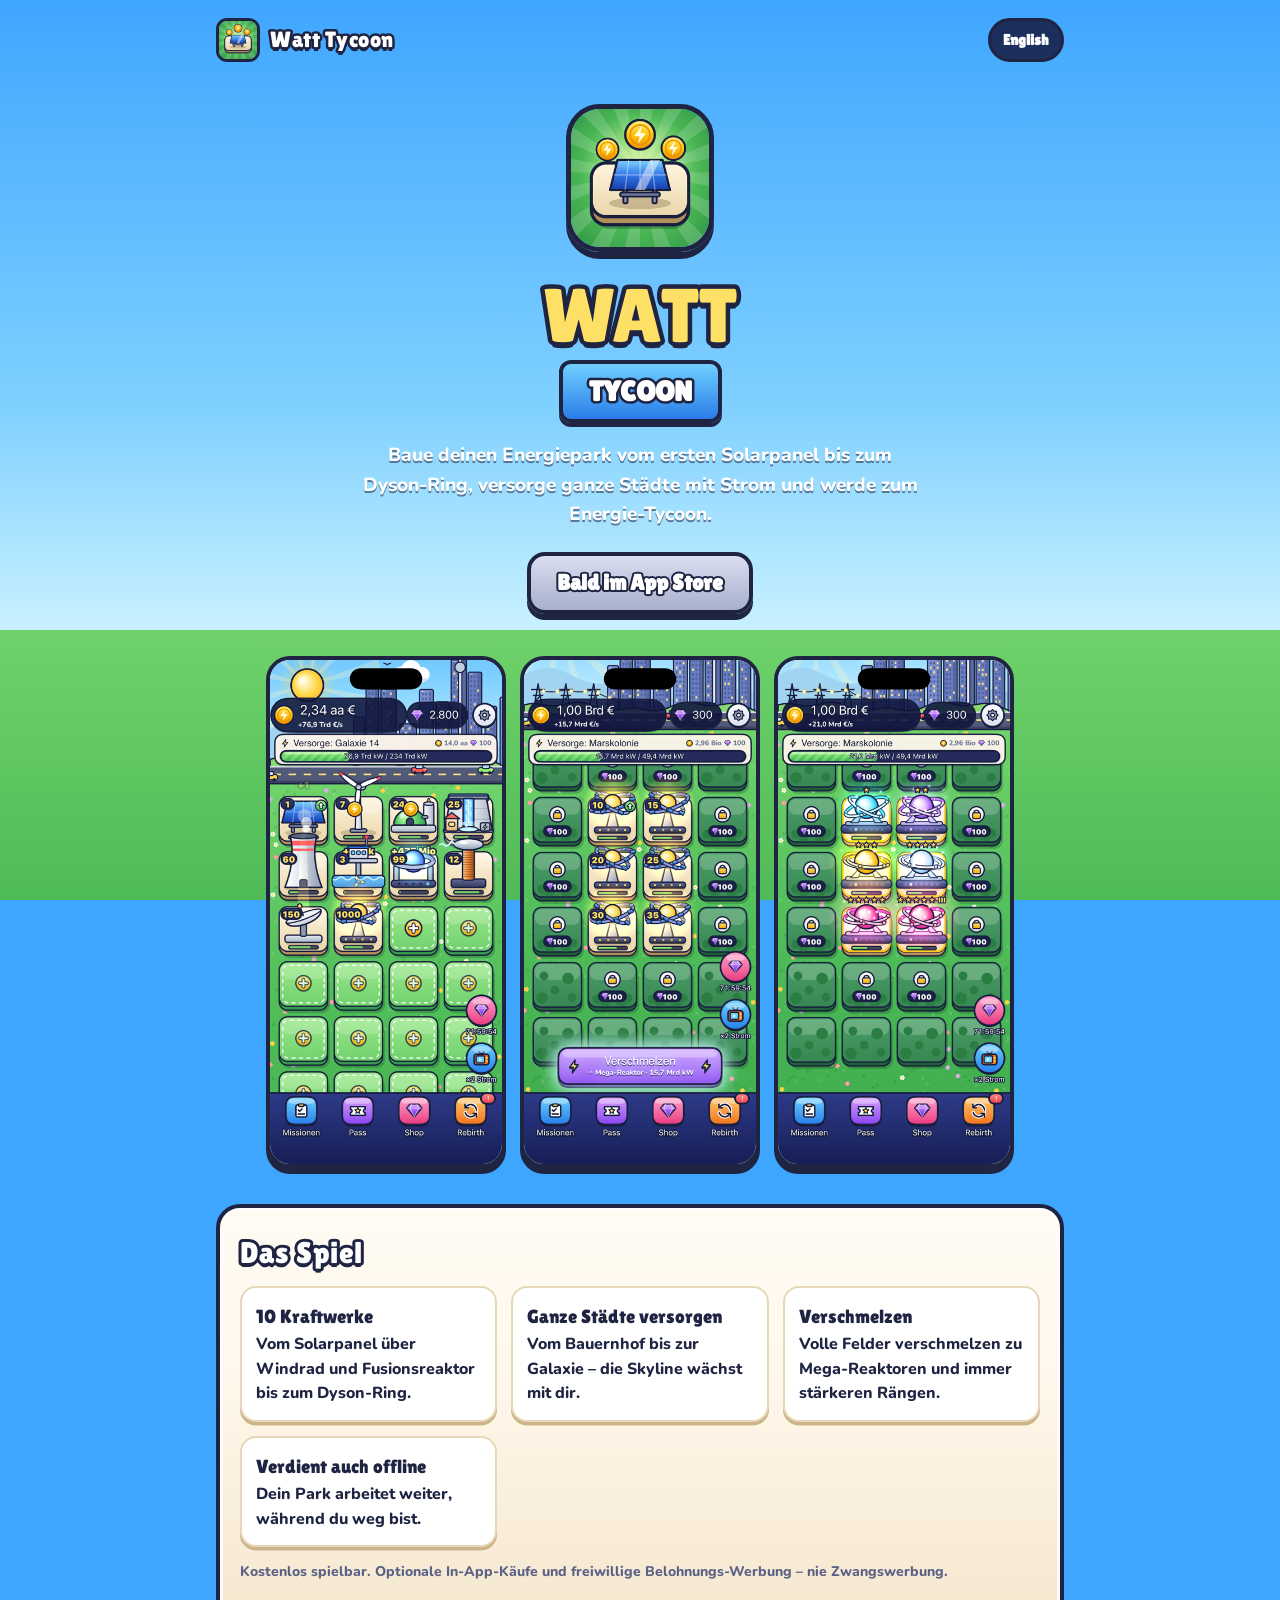
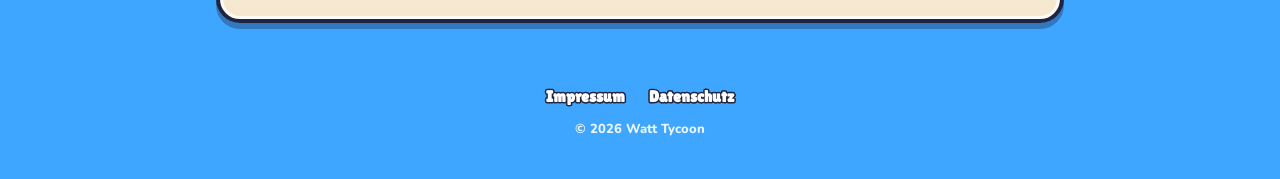
<file: index.html>
<!doctype html>
<html lang="de">
<head>
  <meta charset="utf-8">
  <meta name="viewport" content="width=device-width, initial-scale=1">
  <title>Watt Tycoon – Baue dein Energie-Imperium</title>
  <meta name="description" content="Watt Tycoon ist ein Idle-Aufbauspiel für das iPhone: Baue vom Solarpanel bis zum Dyson-Ring, versorge ganze Städte mit Strom und werde zum Energie-Tycoon.">
  <link rel="icon" href="img/favicon.png">
  <link rel="alternate" hreflang="en" href="en/">
  <link rel="stylesheet" href="style.css">
</head>
<body>
  <div class="wrap">
    <header class="top">
      <a class="brand" href="./"><img src="img/favicon.png" alt=""><span class="title">Watt Tycoon</span></a>
      <nav class="lang"><a href="en/" hreflang="en">English</a></nav>
    </header>

    <main>
      <section class="hero">
        <img class="icon" src="img/icon.png" alt="App-Icon von Watt Tycoon">
        <h1>WATT</h1>
        <div class="ribbon"><span>TYCOON</span></div>
        <p class="lead">Baue deinen Energiepark vom ersten Solarpanel bis zum Dyson-Ring, versorge ganze Städte mit Strom und werde zum Energie-Tycoon.</p>
        <span class="btn soon" aria-disabled="true">Bald im App Store</span>
      </section>

      <section class="shots" aria-label="Screenshots">
        <img src="img/screen1.png" alt="Voller Energiepark mit Kraftwerken und großen Zahlen">
        <img src="img/screen2.png" alt="Dyson-Ringe bereit zum Verschmelzen">
        <img src="img/screen3.png" alt="Spezial-Kraftwerke mit leuchtenden Kernen">
      </section>

      <section class="panel">
        <h2>Das Spiel</h2>
        <div class="features">
          <div class="feature"><b>10 Kraftwerke</b>Vom Solarpanel über Windrad und Fusionsreaktor bis zum Dyson-Ring.</div>
          <div class="feature"><b>Ganze Städte versorgen</b>Vom Bauernhof bis zur Galaxie – die Skyline wächst mit dir.</div>
          <div class="feature"><b>Verschmelzen</b>Volle Felder verschmelzen zu Mega-Reaktoren und immer stärkeren Rängen.</div>
          <div class="feature"><b>Verdient auch offline</b>Dein Park arbeitet weiter, während du weg bist.</div>
        </div>
        <p class="muted">Kostenlos spielbar. Optionale In-App-Käufe und freiwillige Belohnungs-Werbung – nie Zwangswerbung.</p>
      </section>
    </main>

    <footer>
      <a href="impressum.html">Impressum</a>
      <a href="datenschutz.html">Datenschutz</a>
      <small>© 2026 Watt Tycoon</small>
    </footer>
  </div>
</body>
</html>
</file>
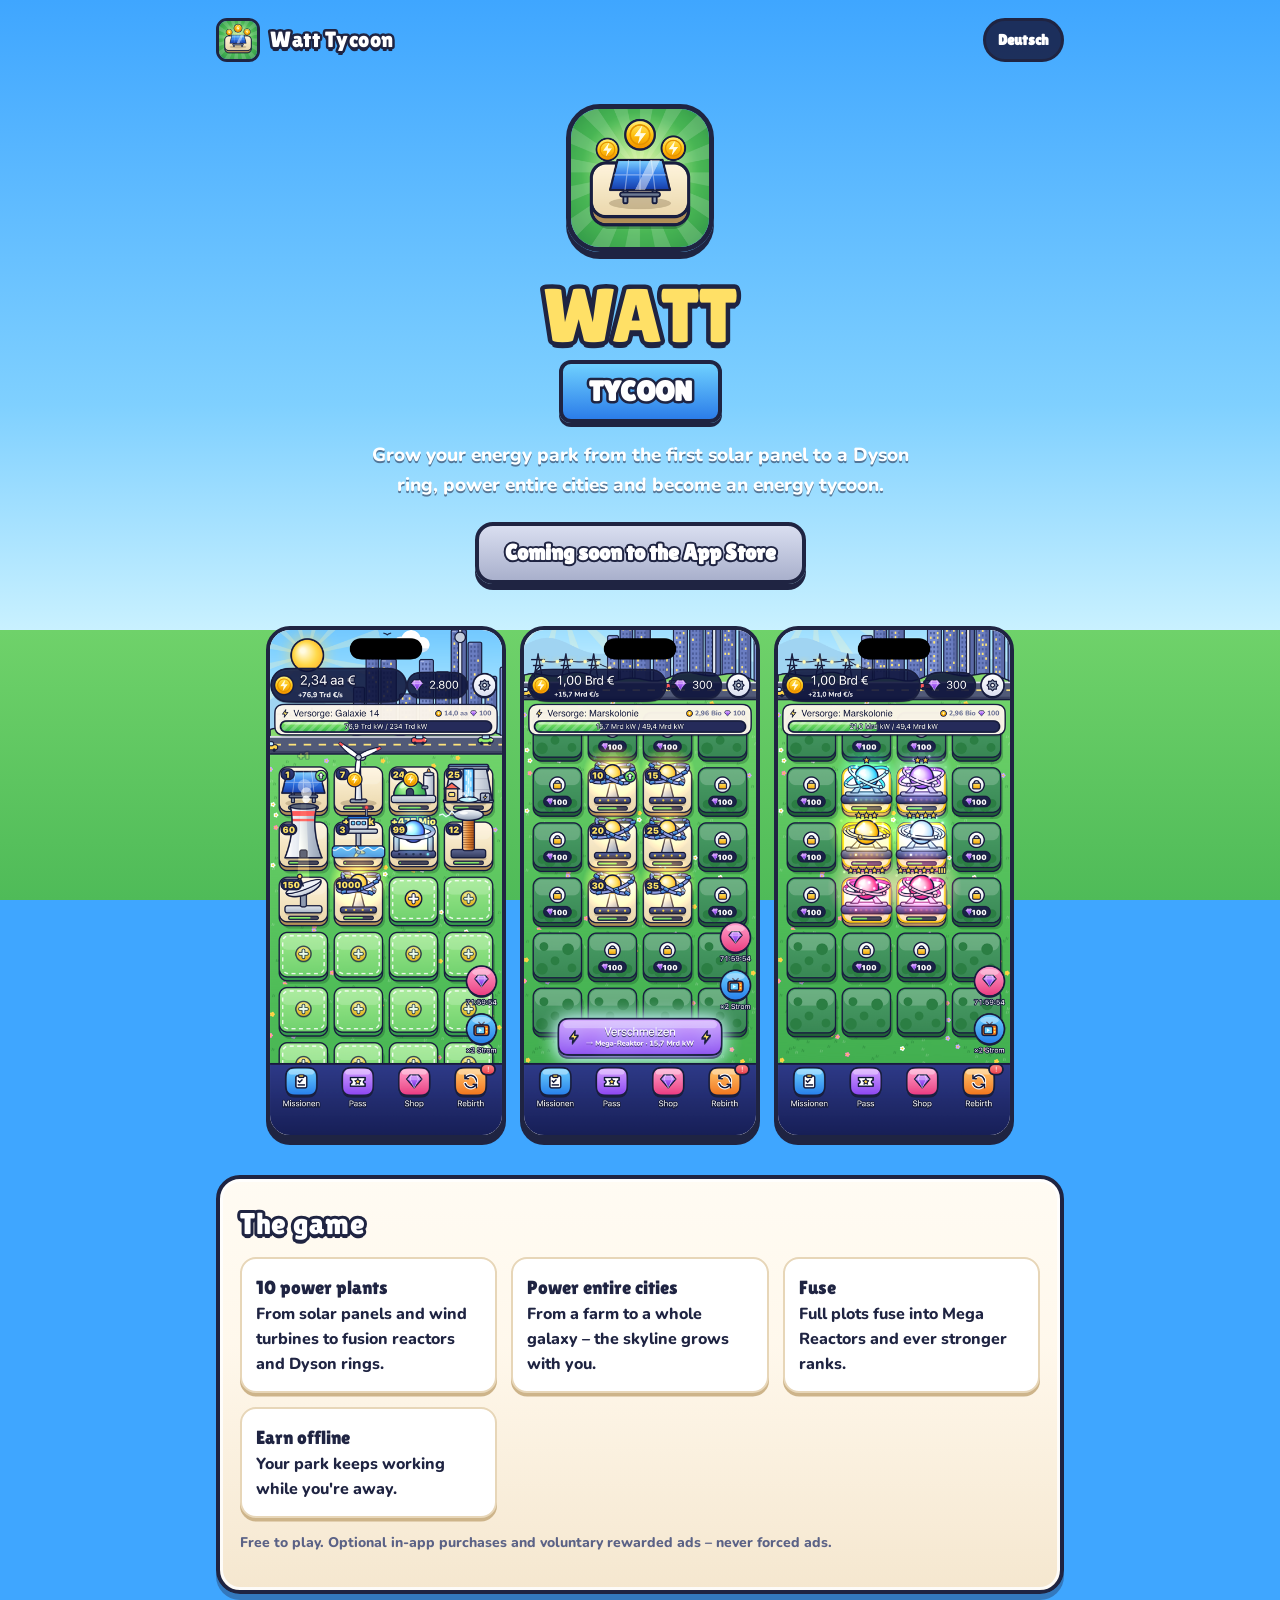
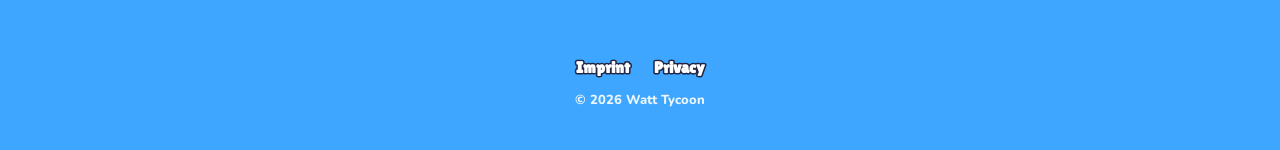
<file: en/index.html>
<!doctype html>
<html lang="en">
<head>
  <meta charset="utf-8">
  <meta name="viewport" content="width=device-width, initial-scale=1">
  <title>Watt Tycoon – Build your energy empire</title>
  <meta name="description" content="Watt Tycoon is an idle tycoon game for iPhone: build from solar panels to Dyson rings, power entire cities and become an energy tycoon.">
  <link rel="icon" href="../img/favicon.png">
  <link rel="alternate" hreflang="de" href="../">
  <link rel="stylesheet" href="../style.css">
</head>
<body>
  <div class="wrap">
    <header class="top">
      <a class="brand" href="./"><img src="../img/favicon.png" alt=""><span class="title">Watt Tycoon</span></a>
      <nav class="lang"><a href="../" hreflang="de">Deutsch</a></nav>
    </header>

    <main>
      <section class="hero">
        <img class="icon" src="../img/icon.png" alt="Watt Tycoon app icon">
        <h1>WATT</h1>
        <div class="ribbon"><span>TYCOON</span></div>
        <p class="lead">Grow your energy park from the first solar panel to a Dyson ring, power entire cities and become an energy tycoon.</p>
        <span class="btn soon" aria-disabled="true">Coming soon to the App Store</span>
      </section>

      <section class="shots" aria-label="Screenshots">
        <img src="../img/screen1.png" alt="A full energy park with power plants and big numbers">
        <img src="../img/screen2.png" alt="Dyson rings ready to fuse">
        <img src="../img/screen3.png" alt="Special power plants with glowing cores">
      </section>

      <section class="panel">
        <h2>The game</h2>
        <div class="features">
          <div class="feature"><b>10 power plants</b>From solar panels and wind turbines to fusion reactors and Dyson rings.</div>
          <div class="feature"><b>Power entire cities</b>From a farm to a whole galaxy – the skyline grows with you.</div>
          <div class="feature"><b>Fuse</b>Full plots fuse into Mega Reactors and ever stronger ranks.</div>
          <div class="feature"><b>Earn offline</b>Your park keeps working while you're away.</div>
        </div>
        <p class="muted">Free to play. Optional in-app purchases and voluntary rewarded ads – never forced ads.</p>
      </section>
    </main>

    <footer>
      <a href="../impressum.html">Imprint</a>
      <a href="privacy.html">Privacy</a>
      <small>© 2026 Watt Tycoon</small>
    </footer>
  </div>
</body>
</html>
</file>
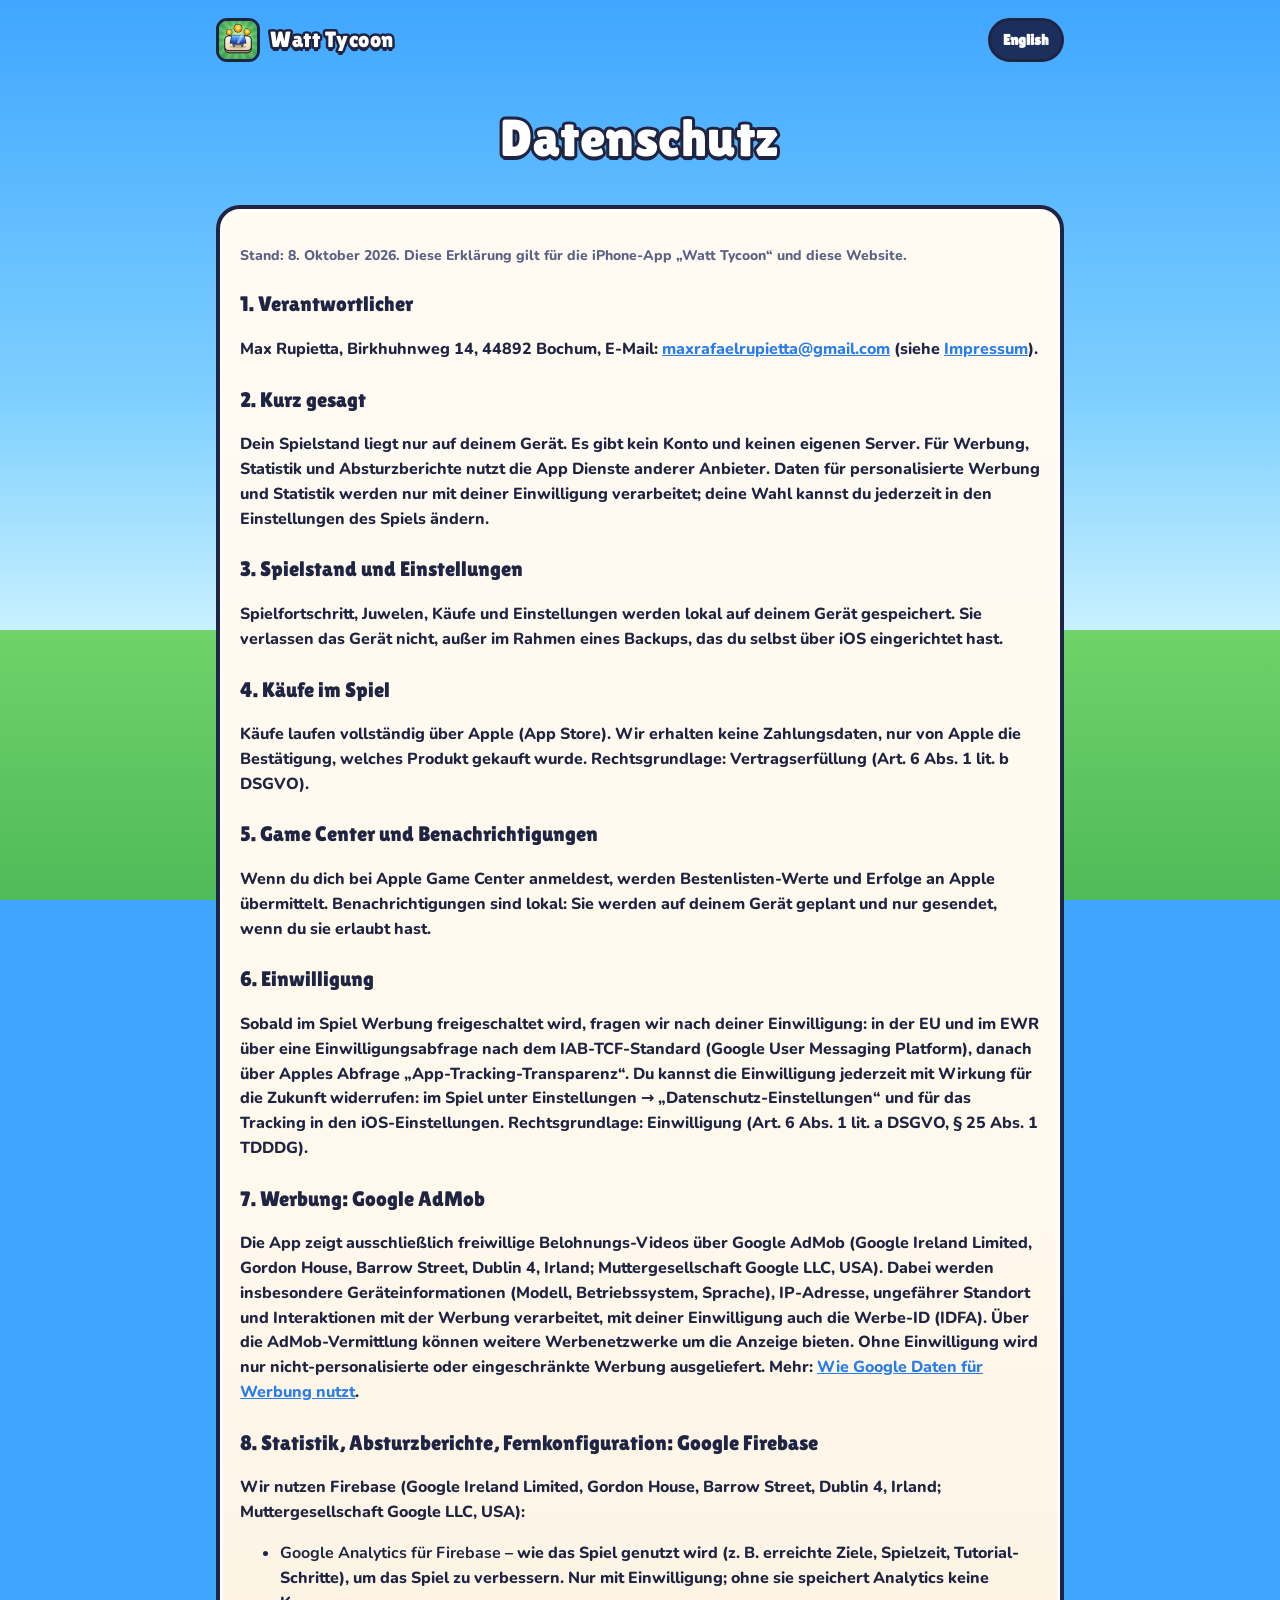
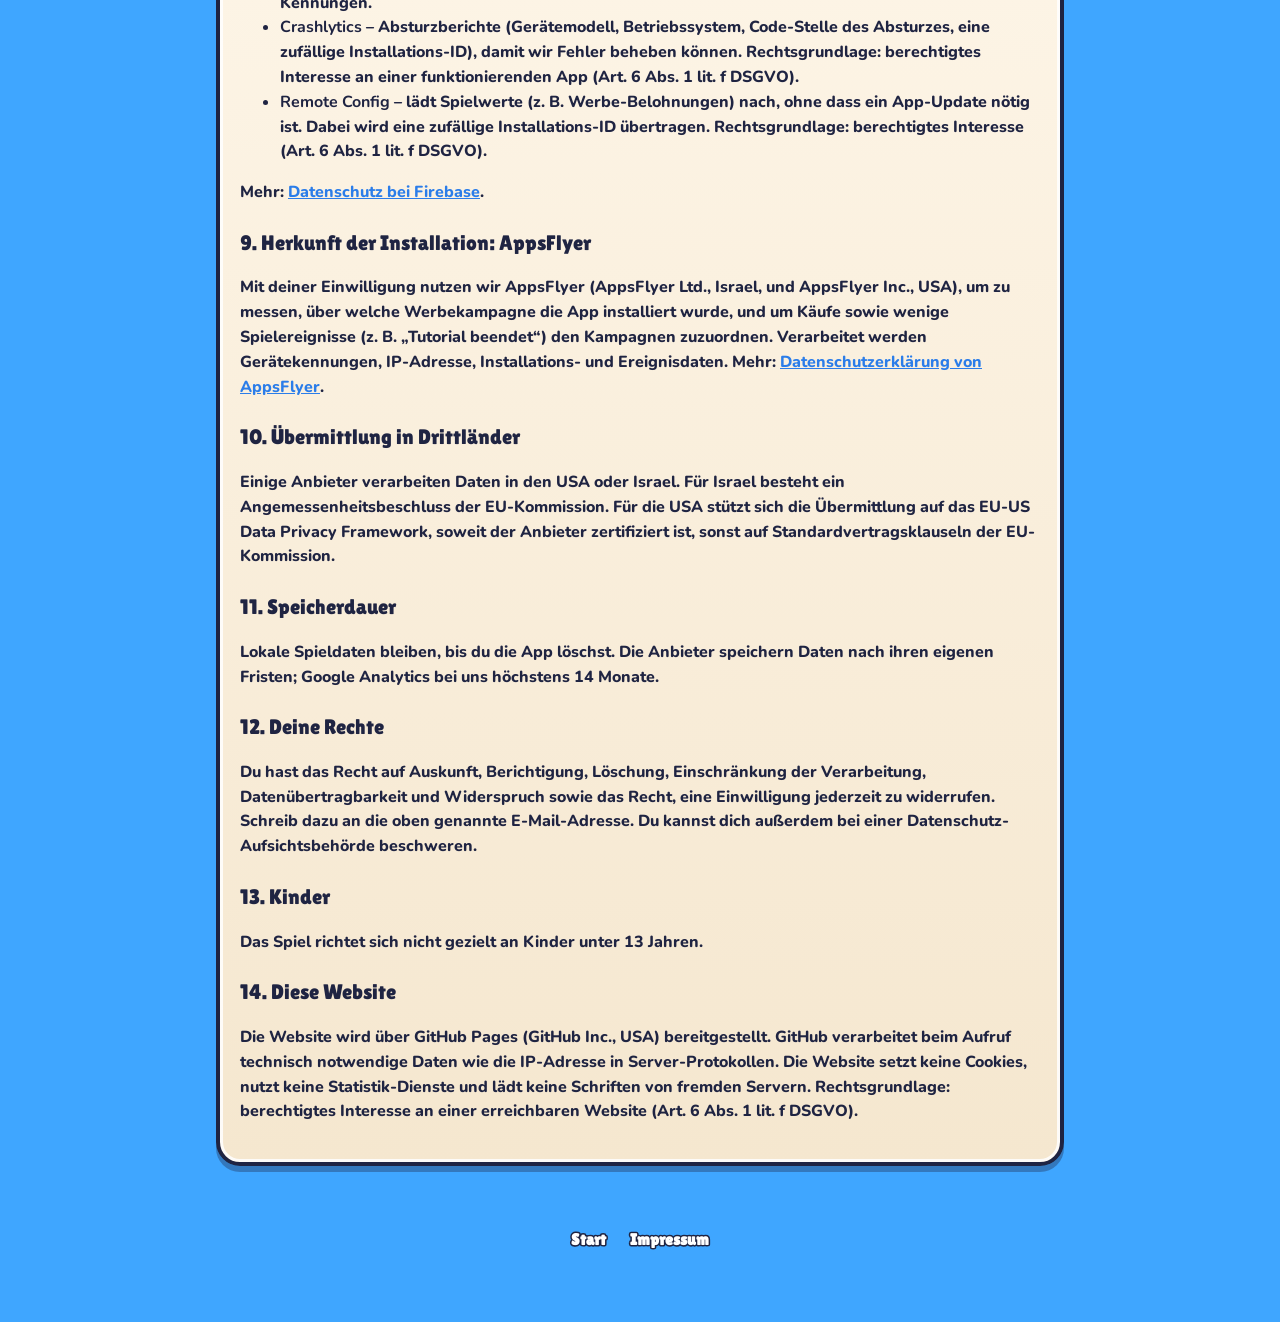
<file: datenschutz.html>
<!doctype html>
<html lang="de">
<head>
  <meta charset="utf-8">
  <meta name="viewport" content="width=device-width, initial-scale=1">
  <title>Datenschutz – Watt Tycoon</title>
  <link rel="icon" href="img/favicon.png">
  <link rel="alternate" hreflang="en" href="en/privacy.html">
  <link rel="stylesheet" href="style.css">
</head>
<body>
  <div class="wrap legal">
    <header class="top">
      <a class="brand" href="./"><img src="img/favicon.png" alt=""><span class="title">Watt Tycoon</span></a>
      <nav class="lang"><a href="en/privacy.html" hreflang="en">English</a></nav>
    </header>
    <h1>Datenschutz</h1>

    <section class="panel">
      <p class="muted">Stand: 8. Oktober 2026. Diese Erklärung gilt für die iPhone-App „Watt Tycoon“ und diese Website.</p>

      <h3>1. Verantwortlicher</h3>
      <p>Max Rupietta, Birkhuhnweg 14, 44892 Bochum, E-Mail: <a href="mailto:maxrafaelrupietta@gmail.com">maxrafaelrupietta@gmail.com</a> (siehe <a href="impressum.html">Impressum</a>).</p>

      <h3>2. Kurz gesagt</h3>
      <p>Dein Spielstand liegt nur auf deinem Gerät. Es gibt kein Konto und keinen eigenen Server. Für Werbung, Statistik und Absturzberichte nutzt die App Dienste anderer Anbieter. Daten für personalisierte Werbung und Statistik werden nur mit deiner Einwilligung verarbeitet; deine Wahl kannst du jederzeit in den Einstellungen des Spiels ändern.</p>

      <h3>3. Spielstand und Einstellungen</h3>
      <p>Spielfortschritt, Juwelen, Käufe und Einstellungen werden lokal auf deinem Gerät gespeichert. Sie verlassen das Gerät nicht, außer im Rahmen eines Backups, das du selbst über iOS eingerichtet hast.</p>

      <h3>4. Käufe im Spiel</h3>
      <p>Käufe laufen vollständig über Apple (App Store). Wir erhalten keine Zahlungsdaten, nur von Apple die Bestätigung, welches Produkt gekauft wurde. Rechtsgrundlage: Vertragserfüllung (Art. 6 Abs. 1 lit. b DSGVO).</p>

      <h3>5. Game Center und Benachrichtigungen</h3>
      <p>Wenn du dich bei Apple Game Center anmeldest, werden Bestenlisten-Werte und Erfolge an Apple übermittelt. Benachrichtigungen sind lokal: Sie werden auf deinem Gerät geplant und nur gesendet, wenn du sie erlaubt hast.</p>

      <h3>6. Einwilligung</h3>
      <p>Sobald im Spiel Werbung freigeschaltet wird, fragen wir nach deiner Einwilligung: in der EU und im EWR über eine Einwilligungsabfrage nach dem IAB-TCF-Standard (Google User Messaging Platform), danach über Apples Abfrage „App-Tracking-Transparenz“. Du kannst die Einwilligung jederzeit mit Wirkung für die Zukunft widerrufen: im Spiel unter Einstellungen → „Datenschutz-Einstellungen“ und für das Tracking in den iOS-Einstellungen. Rechtsgrundlage: Einwilligung (Art. 6 Abs. 1 lit. a DSGVO, § 25 Abs. 1 TDDDG).</p>

      <h3>7. Werbung: Google AdMob</h3>
      <p>Die App zeigt ausschließlich freiwillige Belohnungs-Videos über Google AdMob (Google Ireland Limited, Gordon House, Barrow Street, Dublin 4, Irland; Muttergesellschaft Google LLC, USA). Dabei werden insbesondere Geräteinformationen (Modell, Betriebssystem, Sprache), IP-Adresse, ungefährer Standort und Interaktionen mit der Werbung verarbeitet, mit deiner Einwilligung auch die Werbe-ID (IDFA). Über die AdMob-Vermittlung können weitere Werbenetzwerke um die Anzeige bieten. Ohne Einwilligung wird nur nicht-personalisierte oder eingeschränkte Werbung ausgeliefert. Mehr: <a href="https://policies.google.com/technologies/ads">Wie Google Daten für Werbung nutzt</a>.</p>

      <h3>8. Statistik, Absturzberichte, Fernkonfiguration: Google Firebase</h3>
      <p>Wir nutzen Firebase (Google Ireland Limited, Gordon House, Barrow Street, Dublin 4, Irland; Muttergesellschaft Google LLC, USA):</p>
      <ul>
        <li><b>Google Analytics für Firebase</b> – wie das Spiel genutzt wird (z. B. erreichte Ziele, Spielzeit, Tutorial-Schritte), um das Spiel zu verbessern. Nur mit Einwilligung; ohne sie speichert Analytics keine Kennungen.</li>
        <li><b>Crashlytics</b> – Absturzberichte (Gerätemodell, Betriebssystem, Code-Stelle des Absturzes, eine zufällige Installations-ID), damit wir Fehler beheben können. Rechtsgrundlage: berechtigtes Interesse an einer funktionierenden App (Art. 6 Abs. 1 lit. f DSGVO).</li>
        <li><b>Remote Config</b> – lädt Spielwerte (z. B. Werbe-Belohnungen) nach, ohne dass ein App-Update nötig ist. Dabei wird eine zufällige Installations-ID übertragen. Rechtsgrundlage: berechtigtes Interesse (Art. 6 Abs. 1 lit. f DSGVO).</li>
      </ul>
      <p>Mehr: <a href="https://firebase.google.com/support/privacy">Datenschutz bei Firebase</a>.</p>

      <h3>9. Herkunft der Installation: AppsFlyer</h3>
      <p>Mit deiner Einwilligung nutzen wir AppsFlyer (AppsFlyer Ltd., Israel, und AppsFlyer Inc., USA), um zu messen, über welche Werbekampagne die App installiert wurde, und um Käufe sowie wenige Spielereignisse (z. B. „Tutorial beendet“) den Kampagnen zuzuordnen. Verarbeitet werden Gerätekennungen, IP-Adresse, Installations- und Ereignisdaten. Mehr: <a href="https://www.appsflyer.com/legal/privacy-policy/">Datenschutzerklärung von AppsFlyer</a>.</p>

      <h3>10. Übermittlung in Drittländer</h3>
      <p>Einige Anbieter verarbeiten Daten in den USA oder Israel. Für Israel besteht ein Angemessenheitsbeschluss der EU-Kommission. Für die USA stützt sich die Übermittlung auf das EU-US Data Privacy Framework, soweit der Anbieter zertifiziert ist, sonst auf Standardvertragsklauseln der EU-Kommission.</p>

      <h3>11. Speicherdauer</h3>
      <p>Lokale Spieldaten bleiben, bis du die App löschst. Die Anbieter speichern Daten nach ihren eigenen Fristen; Google Analytics bei uns höchstens 14 Monate.</p>

      <h3>12. Deine Rechte</h3>
      <p>Du hast das Recht auf Auskunft, Berichtigung, Löschung, Einschränkung der Verarbeitung, Datenübertragbarkeit und Widerspruch sowie das Recht, eine Einwilligung jederzeit zu widerrufen. Schreib dazu an die oben genannte E-Mail-Adresse. Du kannst dich außerdem bei einer Datenschutz-Aufsichtsbehörde beschweren.</p>

      <h3>13. Kinder</h3>
      <p>Das Spiel richtet sich nicht gezielt an Kinder unter 13 Jahren.</p>

      <h3>14. Diese Website</h3>
      <p>Die Website wird über GitHub Pages (GitHub Inc., USA) bereitgestellt. GitHub verarbeitet beim Aufruf technisch notwendige Daten wie die IP-Adresse in Server-Protokollen. Die Website setzt keine Cookies, nutzt keine Statistik-Dienste und lädt keine Schriften von fremden Servern. Rechtsgrundlage: berechtigtes Interesse an einer erreichbaren Website (Art. 6 Abs. 1 lit. f DSGVO).</p>
    </section>

    <footer>
      <a href="./">Start</a>
      <a href="impressum.html">Impressum</a>
    </footer>
  </div>
</body>
</html>
</file>
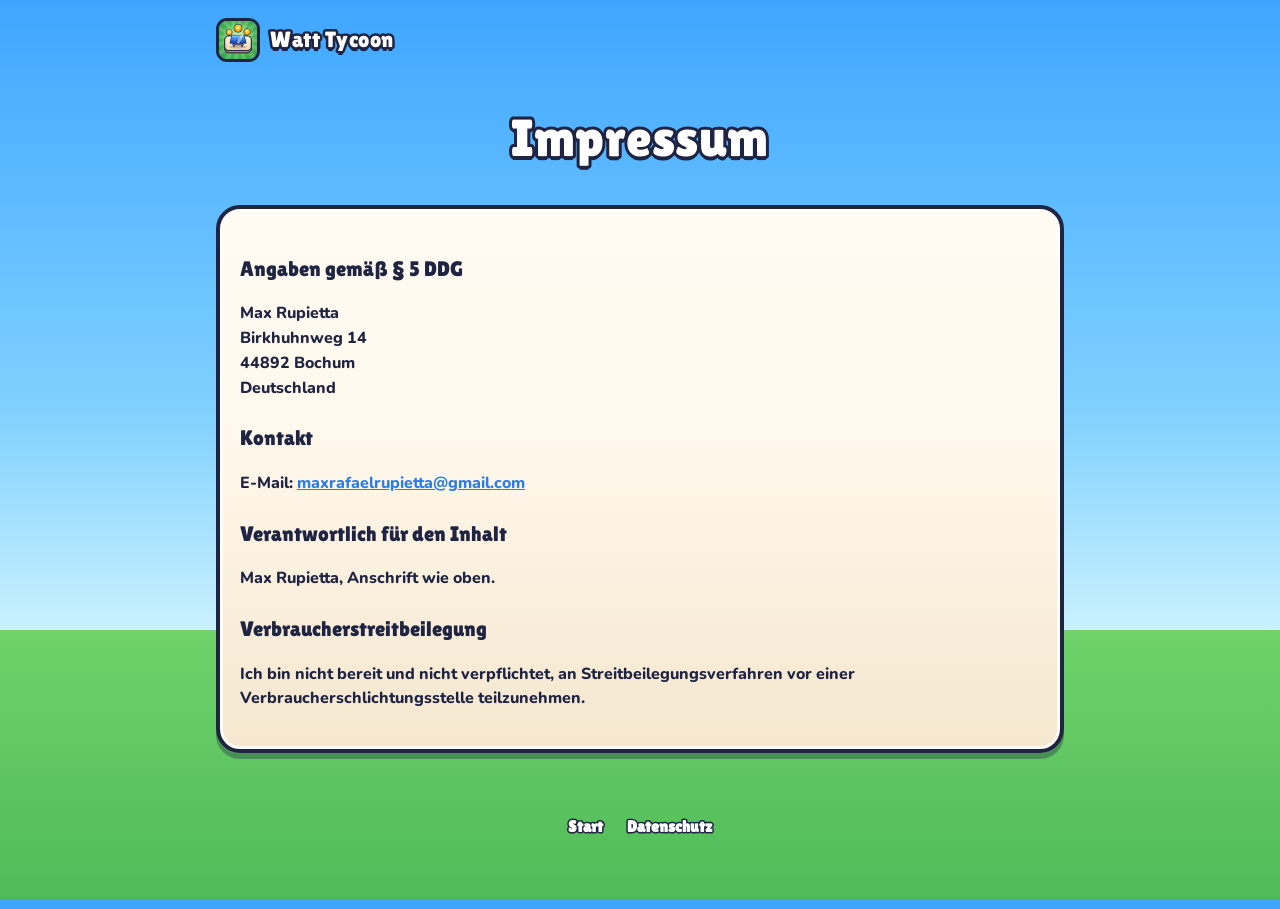
<file: impressum.html>
<!doctype html>
<html lang="de">
<head>
  <meta charset="utf-8">
  <meta name="viewport" content="width=device-width, initial-scale=1">
  <title>Impressum – Watt Tycoon</title>
  <meta name="robots" content="noindex">
  <link rel="icon" href="img/favicon.png">
  <link rel="stylesheet" href="style.css">
</head>
<body>
  <div class="wrap legal">
    <header class="top">
      <a class="brand" href="./"><img src="img/favicon.png" alt=""><span class="title">Watt Tycoon</span></a>
    </header>
    <h1>Impressum</h1>

    <section class="panel">
      <h3>Angaben gemäß § 5 DDG</h3>
      <p>
        Max Rupietta<br>
        Birkhuhnweg 14<br>
        44892 Bochum<br>
        Deutschland
      </p>

      <h3>Kontakt</h3>
      <p>E-Mail: <a href="mailto:maxrafaelrupietta@gmail.com">maxrafaelrupietta@gmail.com</a></p>

      <h3>Verantwortlich für den Inhalt</h3>
      <p>Max Rupietta, Anschrift wie oben.</p>

      <h3>Verbraucherstreitbeilegung</h3>
      <p>Ich bin nicht bereit und nicht verpflichtet, an Streitbeilegungsverfahren vor einer Verbraucherschlichtungsstelle teilzunehmen.</p>
    </section>

    <footer>
      <a href="./">Start</a>
      <a href="datenschutz.html">Datenschutz</a>
    </footer>
  </div>
</body>
</html>
</file>
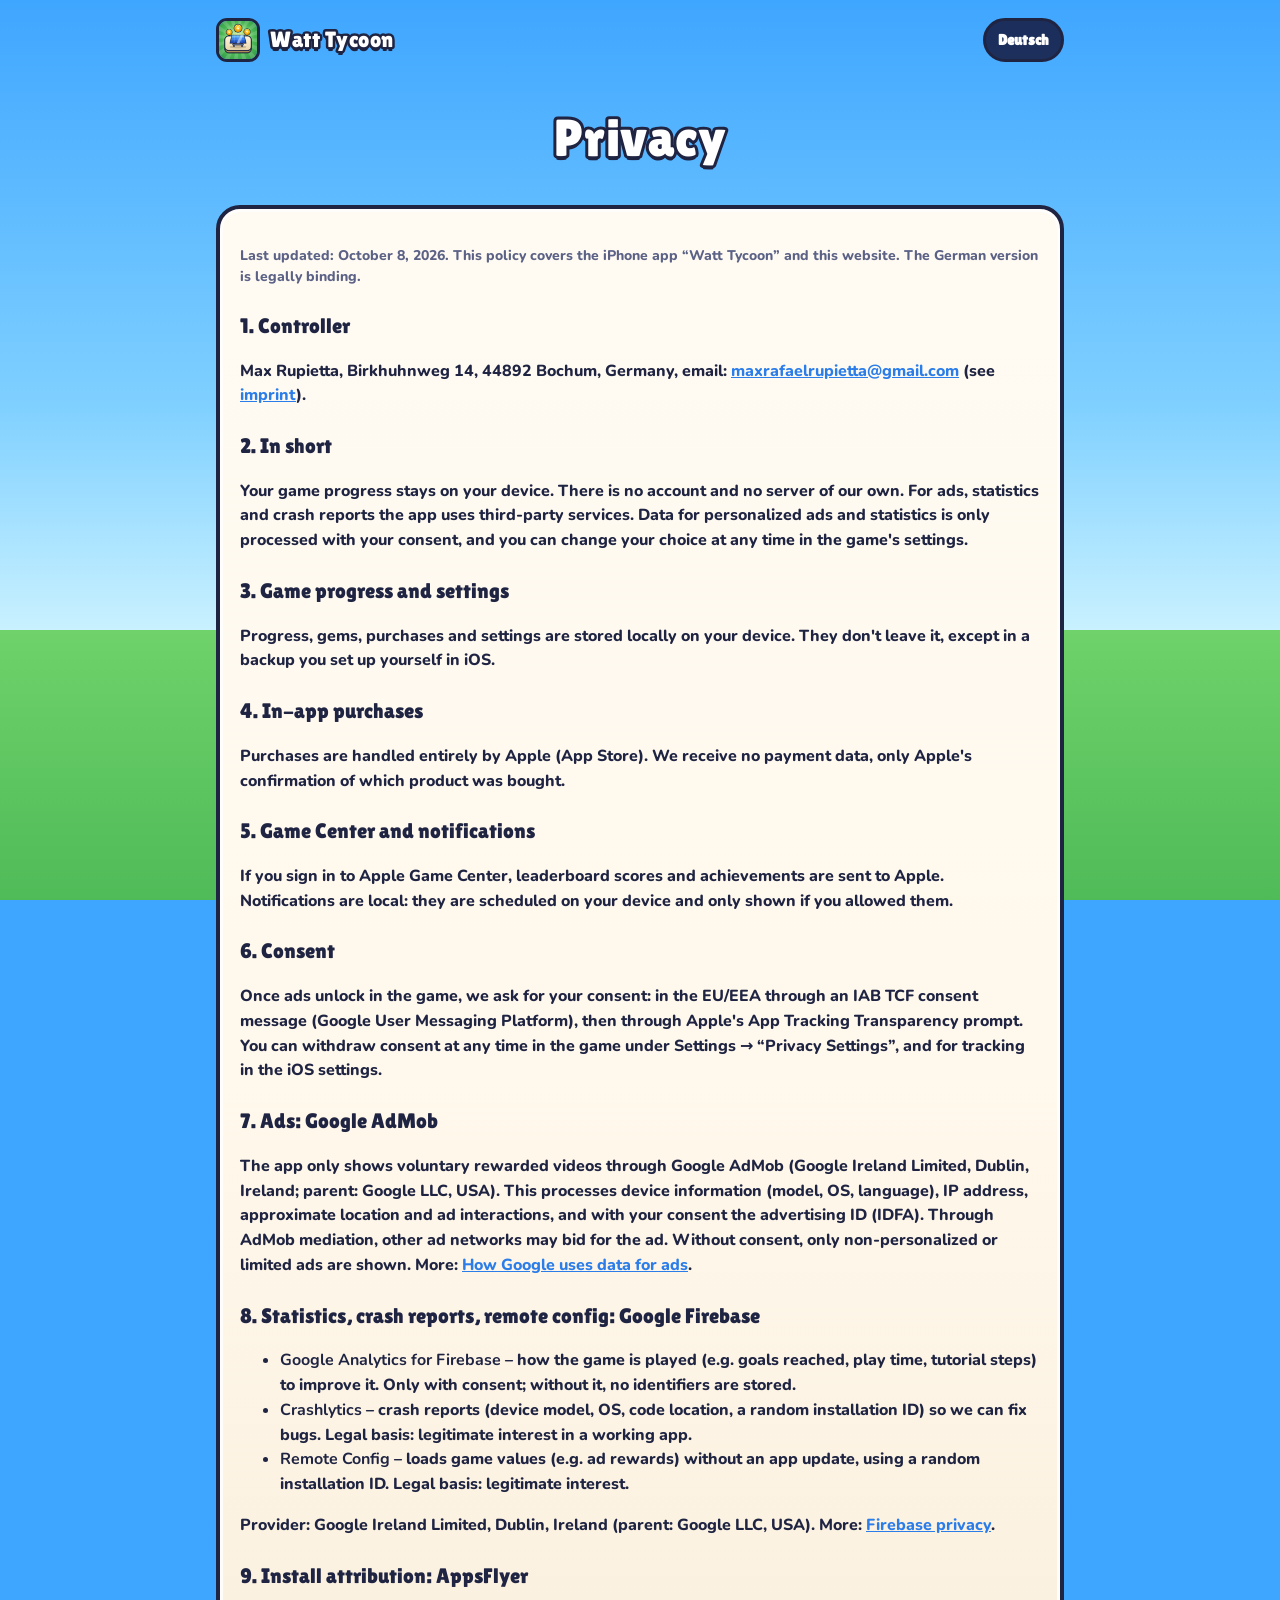
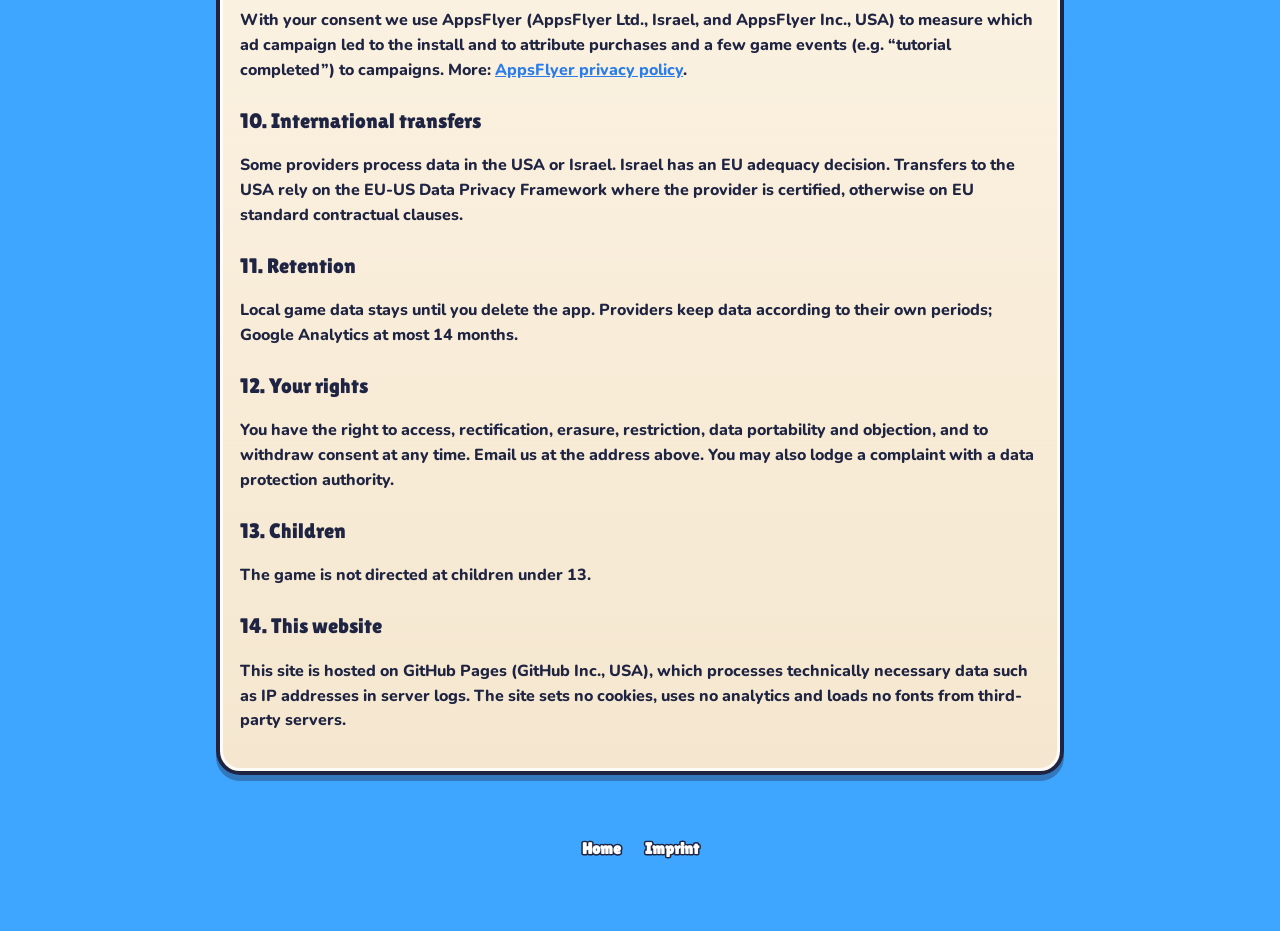
<file: en/privacy.html>
<!doctype html>
<html lang="en">
<head>
  <meta charset="utf-8">
  <meta name="viewport" content="width=device-width, initial-scale=1">
  <title>Privacy – Watt Tycoon</title>
  <link rel="icon" href="../img/favicon.png">
  <link rel="alternate" hreflang="de" href="../datenschutz.html">
  <link rel="stylesheet" href="../style.css">
</head>
<body>
  <div class="wrap legal">
    <header class="top">
      <a class="brand" href="./"><img src="../img/favicon.png" alt=""><span class="title">Watt Tycoon</span></a>
      <nav class="lang"><a href="../datenschutz.html" hreflang="de">Deutsch</a></nav>
    </header>
    <h1>Privacy</h1>

    <section class="panel">
      <p class="muted">Last updated: October 8, 2026. This policy covers the iPhone app “Watt Tycoon” and this website. The German version is legally binding.</p>

      <h3>1. Controller</h3>
      <p>Max Rupietta, Birkhuhnweg 14, 44892 Bochum, Germany, email: <a href="mailto:maxrafaelrupietta@gmail.com">maxrafaelrupietta@gmail.com</a> (see <a href="../impressum.html">imprint</a>).</p>

      <h3>2. In short</h3>
      <p>Your game progress stays on your device. There is no account and no server of our own. For ads, statistics and crash reports the app uses third-party services. Data for personalized ads and statistics is only processed with your consent, and you can change your choice at any time in the game's settings.</p>

      <h3>3. Game progress and settings</h3>
      <p>Progress, gems, purchases and settings are stored locally on your device. They don't leave it, except in a backup you set up yourself in iOS.</p>

      <h3>4. In-app purchases</h3>
      <p>Purchases are handled entirely by Apple (App Store). We receive no payment data, only Apple's confirmation of which product was bought.</p>

      <h3>5. Game Center and notifications</h3>
      <p>If you sign in to Apple Game Center, leaderboard scores and achievements are sent to Apple. Notifications are local: they are scheduled on your device and only shown if you allowed them.</p>

      <h3>6. Consent</h3>
      <p>Once ads unlock in the game, we ask for your consent: in the EU/EEA through an IAB TCF consent message (Google User Messaging Platform), then through Apple's App Tracking Transparency prompt. You can withdraw consent at any time in the game under Settings → “Privacy Settings”, and for tracking in the iOS settings.</p>

      <h3>7. Ads: Google AdMob</h3>
      <p>The app only shows voluntary rewarded videos through Google AdMob (Google Ireland Limited, Dublin, Ireland; parent: Google LLC, USA). This processes device information (model, OS, language), IP address, approximate location and ad interactions, and with your consent the advertising ID (IDFA). Through AdMob mediation, other ad networks may bid for the ad. Without consent, only non-personalized or limited ads are shown. More: <a href="https://policies.google.com/technologies/ads">How Google uses data for ads</a>.</p>

      <h3>8. Statistics, crash reports, remote config: Google Firebase</h3>
      <ul>
        <li><b>Google Analytics for Firebase</b> – how the game is played (e.g. goals reached, play time, tutorial steps) to improve it. Only with consent; without it, no identifiers are stored.</li>
        <li><b>Crashlytics</b> – crash reports (device model, OS, code location, a random installation ID) so we can fix bugs. Legal basis: legitimate interest in a working app.</li>
        <li><b>Remote Config</b> – loads game values (e.g. ad rewards) without an app update, using a random installation ID. Legal basis: legitimate interest.</li>
      </ul>
      <p>Provider: Google Ireland Limited, Dublin, Ireland (parent: Google LLC, USA). More: <a href="https://firebase.google.com/support/privacy">Firebase privacy</a>.</p>

      <h3>9. Install attribution: AppsFlyer</h3>
      <p>With your consent we use AppsFlyer (AppsFlyer Ltd., Israel, and AppsFlyer Inc., USA) to measure which ad campaign led to the install and to attribute purchases and a few game events (e.g. “tutorial completed”) to campaigns. More: <a href="https://www.appsflyer.com/legal/privacy-policy/">AppsFlyer privacy policy</a>.</p>

      <h3>10. International transfers</h3>
      <p>Some providers process data in the USA or Israel. Israel has an EU adequacy decision. Transfers to the USA rely on the EU-US Data Privacy Framework where the provider is certified, otherwise on EU standard contractual clauses.</p>

      <h3>11. Retention</h3>
      <p>Local game data stays until you delete the app. Providers keep data according to their own periods; Google Analytics at most 14 months.</p>

      <h3>12. Your rights</h3>
      <p>You have the right to access, rectification, erasure, restriction, data portability and objection, and to withdraw consent at any time. Email us at the address above. You may also lodge a complaint with a data protection authority.</p>

      <h3>13. Children</h3>
      <p>The game is not directed at children under 13.</p>

      <h3>14. This website</h3>
      <p>This site is hosted on GitHub Pages (GitHub Inc., USA), which processes technically necessary data such as IP addresses in server logs. The site sets no cookies, uses no analytics and loads no fonts from third-party servers.</p>
    </section>

    <footer>
      <a href="./">Home</a>
      <a href="../impressum.html">Imprint</a>
    </footer>
  </div>
</body>
</html>
</file>
<file: style.css>
/* Watt Tycoon website – same look as the game (CLAUDE.md §8). Fonts are self-hosted (no Google Fonts requests). */
@font-face { font-family: "Lilita One"; src: url("fonts/LilitaOne-Regular.ttf") format("truetype"); font-display: swap; }
@font-face { font-family: "Nunito"; src: url("fonts/Nunito.ttf") format("truetype"); font-weight: 200 1000; font-display: swap; }

:root {
  --outline: #1F2442;
  --sky-top: #3FA6FF;
  --sky-mid: #7FD0FF;
  --sky-bottom: #C9F1FF;
  --grass1: #6FD26A;
  --grass2: #4FBB58;
  --grass3: #3FA64E;
  --cream: #FFF8EC;
  --cream-edge: #CDB48A;
  --gold1: #FFE066;
  --gold2: #F7A90F;
  --green1: #8FF06A;
  --green2: #33B24B;
  --green-shadow: #1D7A33;
  --muted: #5B6286;
  --text: #1F2442;
  --page: #3FA6FF;
}

* { box-sizing: border-box; }
html { background: var(--page); }
body {
  margin: 0;
  font-family: "Nunito", system-ui, sans-serif;
  font-weight: 800;
  color: var(--text);
  background: linear-gradient(var(--sky-top), var(--sky-mid) 45%, var(--sky-bottom) 70%, var(--grass1) 70%, var(--grass2));
  background-attachment: fixed;
  min-height: 100vh;
  line-height: 1.55;
}

a { color: #2B7DE9; }
.wrap { max-width: 880px; margin: 0 auto; padding: 0 16px; }

/* Header */
.top { display: flex; align-items: center; justify-content: space-between; padding: 18px 0; gap: 12px; }
.brand { display: flex; align-items: center; gap: 10px; text-decoration: none; }
.brand img { width: 44px; height: 44px; border-radius: 11px; border: 3px solid var(--outline); }
.lang { display: flex; gap: 8px; }
.lang a {
  font-family: "Lilita One", sans-serif; font-size: 15px; text-decoration: none; color: #fff;
  background: rgba(22, 27, 64, .85); border: 3px solid var(--outline); border-radius: 999px; padding: 4px 12px;
  min-height: 44px; display: inline-flex; align-items: center;
}

/* Outlined game lettering */
.title, h1, h2 {
  font-family: "Lilita One", sans-serif; font-weight: 400; color: #fff; letter-spacing: .5px;
  -webkit-text-stroke: 6px var(--outline); paint-order: stroke fill;
  text-shadow: 0 4px 0 var(--outline);
}
.title { font-size: 22px; -webkit-text-stroke-width: 5px; }

/* Hero */
.hero { text-align: center; padding: 24px 0 8px; }
.hero .icon {
  width: 148px; height: 148px; border-radius: 34px; border: 5px solid var(--outline);
  box-shadow: 0 7px 0 var(--outline); animation: float 3.2s ease-in-out infinite;
}
.hero h1 { font-size: clamp(48px, 12vw, 76px); margin: 18px 0 0; line-height: 1; color: var(--gold1);
  -webkit-text-stroke-width: 9px; text-shadow: 0 6px 0 var(--outline); }
.ribbon {
  display: inline-block; margin-top: 6px; padding: 6px 26px; border: 4px solid var(--outline); border-radius: 12px;
  background: linear-gradient(#6FD0FF, #2B7DE9); box-shadow: 0 4px 0 var(--outline);
}
.ribbon span { font-family: "Lilita One", sans-serif; font-size: 28px; color: #fff; -webkit-text-stroke: 5px var(--outline); paint-order: stroke fill; }
.lead { font-size: 19px; color: #fff; text-shadow: 0 2px 0 rgba(31, 36, 66, .55); max-width: 560px; margin: 18px auto 0; }

/* 3D button */
.btn {
  display: inline-flex; align-items: center; justify-content: center; gap: 8px; min-height: 52px; padding: 10px 26px;
  font-family: "Lilita One", sans-serif; font-size: 22px; color: #fff; text-decoration: none;
  -webkit-text-stroke: 4px var(--outline); paint-order: stroke fill;
  background: linear-gradient(var(--green1), var(--green2)); border: 4px solid var(--outline); border-radius: 18px;
  box-shadow: 0 6px 0 var(--outline); margin-top: 22px;
}
.btn.soon { background: linear-gradient(#D9DEF0, #A9B0CC); cursor: default; }

/* Screenshots */
.shots { display: flex; gap: 14px; justify-content: center; padding: 34px 0 10px; flex-wrap: wrap; }
.shots img {
  width: min(30%, 240px); min-width: 150px; border-radius: 24px; border: 4px solid var(--outline);
  box-shadow: 0 6px 0 var(--outline); background: #fff;
}

/* Cream panels */
.panel {
  background: linear-gradient(#FFFBF3, var(--cream) 40%, #F5E7CF); border: 4px solid var(--outline); border-radius: 24px;
  box-shadow: inset 0 0 0 3px rgba(255, 255, 255, .85), 0 6px 0 rgba(31, 36, 66, .35);
  padding: 22px 20px; margin: 26px 0;
}
.panel h2 { font-size: 30px; margin: 0 0 10px; }
.panel h3 { font-family: "Lilita One", sans-serif; font-weight: 400; font-size: 21px; margin: 22px 0 6px; }
.panel p, .panel li { font-size: 16px; }
.panel .muted { color: var(--muted); font-size: 14px; }

.features { display: grid; grid-template-columns: repeat(auto-fit, minmax(220px, 1fr)); gap: 14px; }
.feature {
  background: #fff; border: 2px solid #E7D6B8; border-radius: 16px; padding: 14px; box-shadow: 0 3.5px 0 var(--cream-edge);
}
.feature b { font-family: "Lilita One", sans-serif; font-weight: 400; font-size: 19px; display: block; }

/* Legal pages */
.legal { padding-bottom: 20px; }
.legal h1 { font-size: clamp(36px, 9vw, 52px); text-align: center; margin: 18px 0 0; }
.todo { background: #FFE066; border-radius: 6px; padding: 0 4px; }

footer { text-align: center; padding: 26px 0 40px; }
footer a { color: #fff; font-family: "Lilita One", sans-serif; font-size: 16px; margin: 0 10px; text-decoration: none;
  -webkit-text-stroke: 3px var(--outline); paint-order: stroke fill; display: inline-block; min-height: 44px; line-height: 44px; }
footer small { display: block; color: rgba(255, 255, 255, .9); font-size: 13px; }

@keyframes float { 0%, 100% { transform: translateY(0); } 50% { transform: translateY(-8px); } }
@media (prefers-reduced-motion: reduce) { .hero .icon { animation: none; } }
</file>
